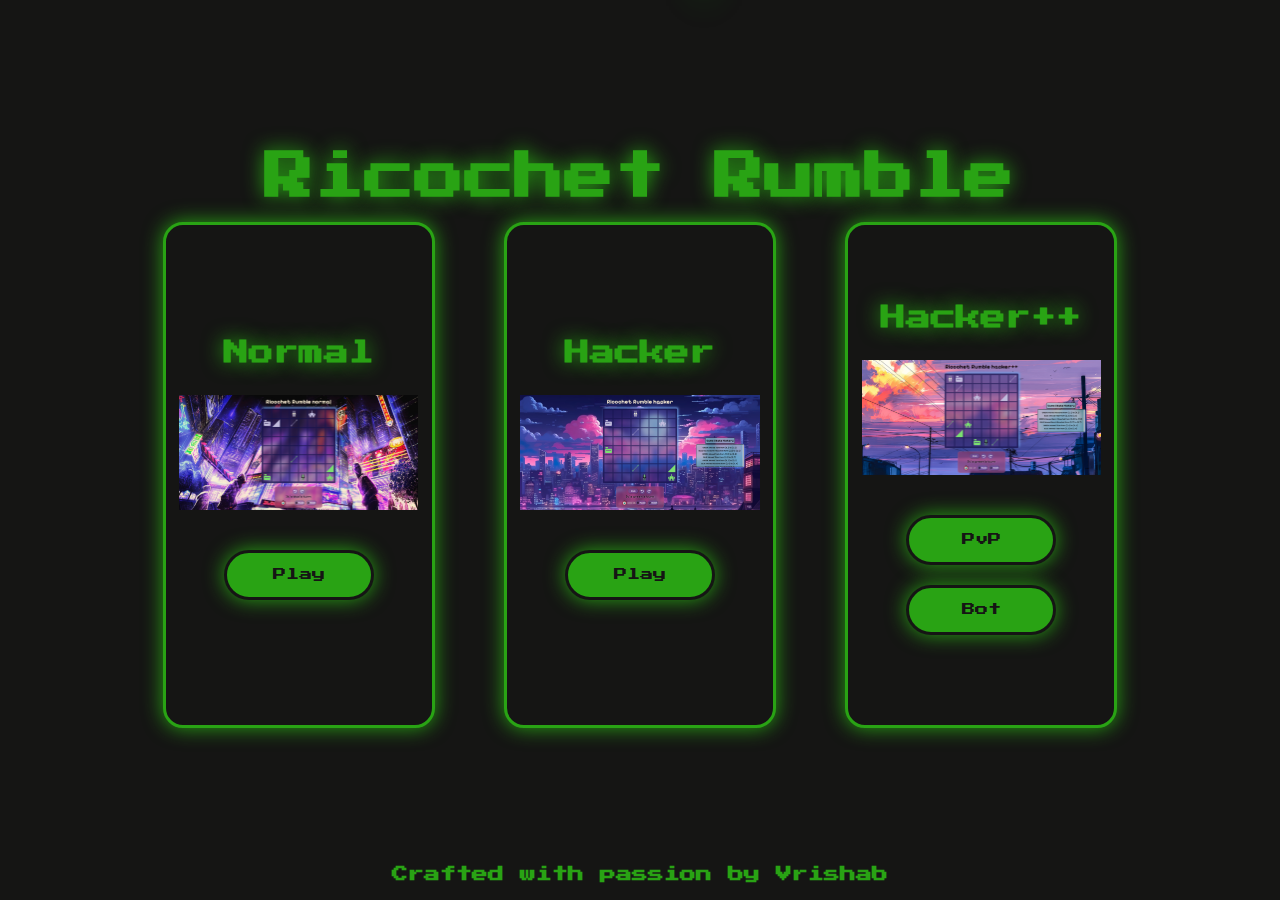
<file: index.html>
<!DOCTYPE html>
<html lang="en">

<head>
    <meta charset="UTF-8">
    <meta name="viewport" content="width=device-width, initial-scale=1.0">
    <title>Ricochet Rumble</title>
    <link rel="stylesheet" href="style.css">
</head>

<body class = "rain-container">
    <h1 id="title">Ricochet Rumble</h1>
    <div class="mode-container">
        <div class="modes" id="normal">
            <h2>Normal </h2>
            <img src="assets/Normal-Mode-home.png" alt="">
            <button class="play" onclick = "window.location.href='normal-mode.html'">Play</button>
        </div>
        <div class="modes" id="hacker">
            <h2>Hacker </h2>
            <img src="assets/Hacker-Mode-home.png" alt="">
            <button class="play" onclick = "window.location.href='hacker-mode.html'" >Play</button>
        </div>
        <div class="modes" id="hacker++">
            <h2>Hacker++ </h2>
            <img src="assets/HackerPlusPlus-Mode-home.png" alt="">
            <button class="play" onclick = "window.location.href='hackerplus.html'">PvP</button>
            <button class="play" onclick = "window.location.href='bot.html'">Bot</button>
        </div>
    </div>
    <footer>
        <h4>Crafted with passion by Vrishab</h4>
    </footer>

    <script src="script.js"></script>
</body>

</html>
</file>
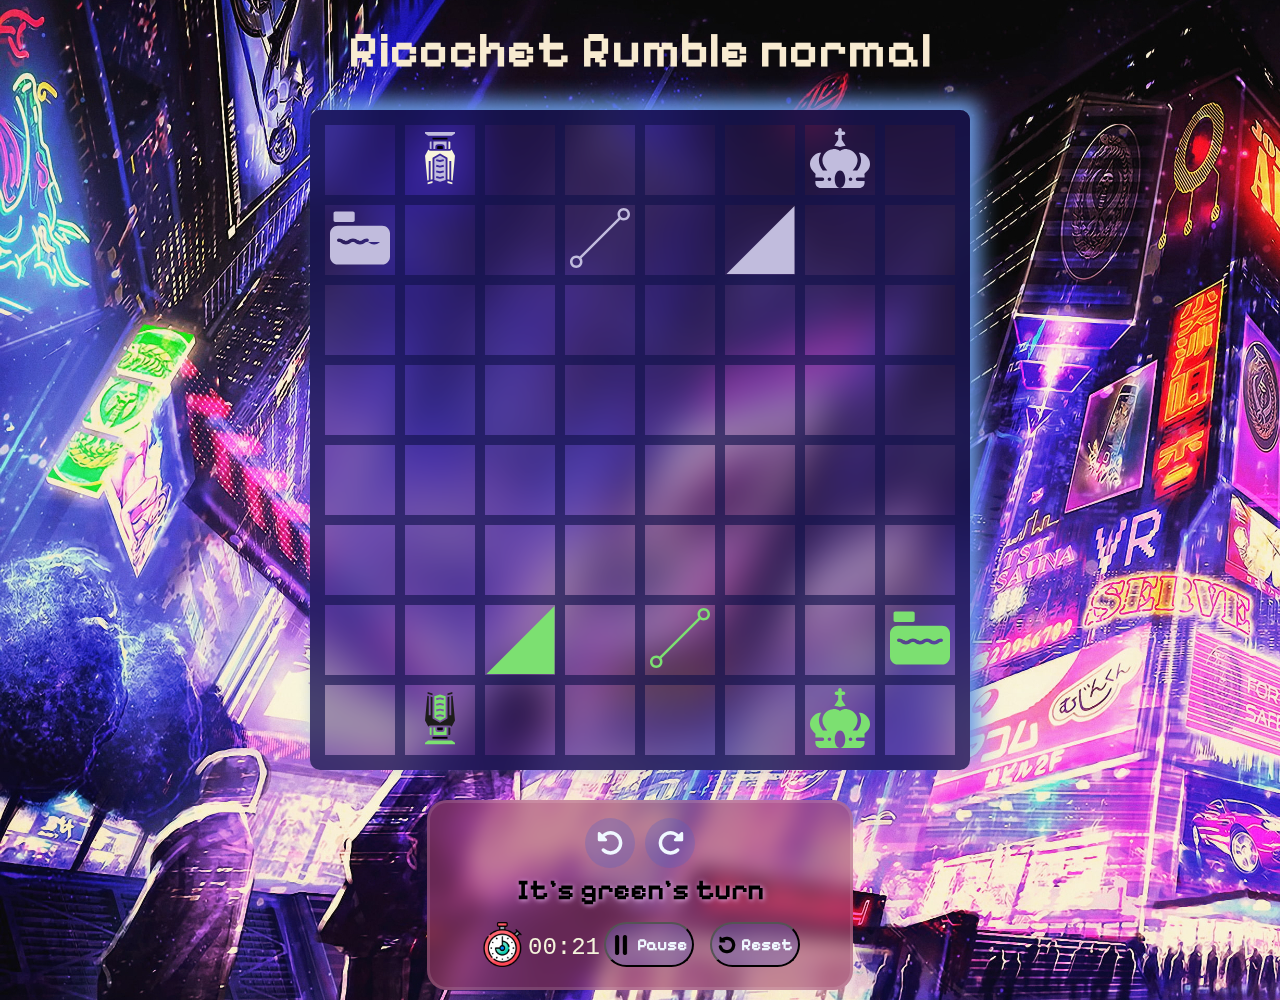
<file: normal-mode.html>
<!DOCTYPE html>
<html lang="en">

<head>
    <meta charset="UTF-8">
    <meta name="viewport" content="width=device-width, initial-scale=1.0">
    <title>Normal Mode</title>
    <link rel="stylesheet" href="https://cdnjs.cloudflare.com/ajax/libs/font-awesome/6.5.2/css/all.min.css">
    <link rel="stylesheet" href="normal-mode.css">
    <link rel="shortcut icon" href="assets/deltaLogoGreen.png" type="image/x-icon">
</head>

<body>
    <h1 id="title">Ricochet Rumble normal</h1>


    <div id="gameboard"></div>

    <div id="control-panel-parent">
        <div id="control-center">
            <div id="left-right">
                <button class="rotate-buttons" id="left"><i id="left-icon"" class=" fa-solid
                        fa-rotate-left"></i></button>
                <button class="rotate-buttons" id="right"><i id="right-icon"
                        class="fa-solid fa-rotate-right"></i></button>

            </div>

            <h2 id="whose-turn">It's <span id="turnspan">green's</span> turn</h2>
            <div id="control-center-child">
                <div id="timer-div"><img src="assets/stopwatch.png" alt=""><span id="timertext">00:21</span></div>
                <button id="pause"><img src="assets/pause-button.png" alt=""> Pause</button>
                <button id="reset"><img src="assets/reset-btn.png" alt="">Reset</button>
            </div>
        </div>
    </div>
    <div id="pause-popup">
        <div id="pause-inside-div">
            <h2>Game Paused</h2>
            <div>
                <button id="resume">Resume</button>
                <button class="quit" onclick = "window.location.href='index.html'">Quit</button>
            </div>

        </div>
    </div>
    <div id="winner-notice">
        <img src="assets/won.png" alt="" id="winner-img"">
        <h2 id="winner-text">Blue Won</h2>
        <div>
            <button id="play-again">Play Again</button>
            <button class="quit" onclick = "window.location.href='index.html'">Quit</button>
        </div>


    </div>

    <script src="pieces/pieces.js"></script>
    <script src="pieces/start-pieces.js"></script>
    <script src="script-for-normal-mode.js"></script>

</body>

</html>
</file>
<file: style.css>
@import url("https://fonts.googleapis.com/css2?family=Pixelify+Sans:wght@400..700&family=Poppins&family=Press+Start+2P&display=swap");

* {
  margin: 0;
  padding: 0;
  font-family: "Press Start 2P", system-ui;
  color: #29a314;
}

body {
  height: 100vh;
  width: 100%;
  display: flex;
  justify-content: center;
  align-items: center;
  flex-direction: column;
  background-color: #151514;
}

.mode-container {
  display: flex;
  justify-content: space-around;
  align-items: center;
  width: 80%;
  margin: 10px 0;
}

h1 {
  font-size: 50px;
  text-shadow: 0 0 20px #29a314;
}

h3 {
  font-size: 20px;
  text-shadow: 0 0 20px #29a314;
}

h2 {
  font-size: 25px;
  text-shadow: 0 0 20px #29a314;
}

.modes {
  width: 26%;
  height: 500px;
  display: flex;
  flex-direction: column;
  justify-content: center;
  align-items: center;
  border-radius: 20px;
  border: 3px #29a314 solid;
  box-shadow: 0 0 20px #29a314;
  min-width: 250px;
  margin: 10px;
  background-color: #151514;
}

.modes:hover {
  box-shadow: 0 0 20px #151514;
  scale: 1.1;
  transition: 0.5s;
}

img {
  width: 90%;
  margin: 30px 0;
}

h3 {
  margin: 100px 20px 40px;
}

button {
  background-color: #29a314;
  color: #151514;
  height: 50px;
  width: 150px;
  border-radius: 40px;
  border: 3px #151514 solid;
  box-shadow: 0 0 20px #29a314;
  margin: 10px;
}

button:hover {
  background-color: #151514;
  color: #29a314;
  border: 3px #29a314 solid;
  scale: 0.8;
  transition: 0.5s;
}

button:active {
  background-color: #29a314;
  color: #151514;
  border: 3px #151514 solid;
}

.rain-container {
  position: relative;
  overflow: hidden;
  z-index: -5;
}

.raindrop {
  position: absolute;
  bottom: 100%;
  width: 4px;
  background: #29a314;
  backdrop-filter: blur(10px);
  border-radius: 0 0 20px 20px;
  animation: fall linear infinite;
  border-radius: 0 0 20px 20px;
  z-index: -4;
  box-shadow: 0 0 40px #29a314;
}

@keyframes fall {
  to {
    transform: translateY(150vh);
  }
}

footer {
  position: absolute;
  bottom: 2%;
}
h4 {
  font-size: 1rem;
}

@media screen and (max-width: 450px) {
  html{
    overflow-x: scroll;
    overflow-y: scroll;
  }
  
  body {
    /* scale: .6; */
    height: auto; /* Ensure auto height */
    min-height: 100vh; /* Ensure minimum height */
    overflow-y: auto; /* Ensure body can scroll */
  }

  .mode-container {
    flex-direction: column;
    width: 90%;
  }

  h1 {
    margin-top: 30px;
    font-size: 21px;
    text-align: center;
    width: 100%;
  }

  h3 {
    font-size: 16px;
    margin: 20px 0;
  }

  h2 {
    margin-top: 20px;
    font-size: 20px;
    text-align: center;
  }

  .modes {
    width: 100%;
    height: auto; /* Ensure height adjusts */
    min-width: unset;
    min-height: unset;
    margin: 10px 0;
  }

  img {
    width: 80%;
    margin: 20px 0;
  }

  button {
    height: 40px;
    width: 120px;
  }

  footer {
    position: relative;
    bottom: 5%;
    text-align: center;
    font-size: 0.7rem;
    margin: 10px auto;
  }
}
</file>
<file: normal-mode.css>
@import url("https://fonts.googleapis.com/css2?family=Pixelify+Sans:wght@400..700&family=Poppins&display=swap");

* {
    margin: 0;
    padding: 0;
    font-family: "Pixelify Sans", sans-serif;

}

body {
    display: flex;
    justify-content: center;
    flex-direction: column;
    align-items: center;
    min-height: 100vh;
    width: 100%;
    background: url(assets/background2.jpg);
    background-size: cover;

}

h1 {
    font-size: 50px;
    margin-bottom: 10px;
    color: #F8EBD1;
    margin-top: 20px;
}

#control-center {
    display: flex;
    flex-direction: column;
    align-items: center;
    margin-right: 20px;
    /* Adjust as needed */
    align-items: center;
    width: 400px;
    justify-content: space-around;
    background-color: #9d3b6692;
    padding: 10px;
    border: 3px rgba(255, 255, 255, 0.122) solid;
    border-radius: 20px;
    margin: 10px;
    backdrop-filter: blur(10px);
}

#control-center-child {
    display: flex;
    justify-content: space-between;
    align-items: center;
    width: 80%;
    margin-top: 15px;
    margin-bottom: 10px;
}

#timer-div img {
    height: 45px;
}

button img {
    height: 20px;
}

button {
    height: 45px;
    width: 90px;
    display: flex;
    justify-content: space-between;
    padding-left: 5px;
    padding-right: 5px;
    border-radius: 30px;
    align-items: center;
    font-size: 17px;
    background-color: #545fc04e;
    color: aliceblue;
    font-weight: 800;
}

button:hover {
    cursor: pointer;
    box-shadow: 0 0 20px rgba(205, 220, 255, 0.459);
}

button:active {
    opacity: 2;
}

#timer-div {
    display: flex;
    justify-content: center;
    align-items: center;
    font-size: 1.5rem;
    color: beige;
    margin-right: 5px;
}

#gameboard {
    box-sizing: border-box;
    width: 660px;
    height: 660px;
    background-color: #2c1a6869;
    backdrop-filter: blur(20px);
    margin: 20px;
    border: 10px rgba(18, 17, 74, 0.618) solid;
    box-shadow: 10px -10px 20px rgba(108, 157, 231, 0.982);
    /* border-radius: 15px; */
    display: flex;
    flex-wrap: wrap;
    border-radius: 10px;
}

.square {
    box-sizing: border-box;
    height: 80px;
    width: 80px;
    border: 5px solid rgba(18, 17, 74, 0.618);
    /* Use solid border to avoid anti-aliasing */
    justify-content: center;
    align-items: center;
    display: flex;
    position: relative;
    z-index: 5;
    transition: 0.1s;
}


.square svg {
    height: 60px;
    width: 60px;
    background: transparent;
    position: relative;
    z-index: -5;
}

.pieces {
    z-index: 1;
}

path {
    z-index: -7;
    position: relative;
}

.dummy {
    background-color: #3c8119;
}

#whose-turn {
    text-align: center;
    font-size: 1.8em;
    text-shadow: 1px 1px 5px rgb(227, 176, 234);
    /* Adjust as needed */
}

#left-right {
    display: flex;

}

#left-right button {
    display: flex;
    align-items: center;
    justify-content: center;
    margin: 5px;

}

.rotate-buttons {
    width: 50px;
    height: 50px;
    border-radius: 50%;
    border: 2px solid black;

}

i {
    font-size: 27px;
}

button:disabled {
    outline: 0;
    box-shadow: 0;
    border: 0;
}

#timertext {
    width: 50px;
    font-family: 'Courier New', Courier, monospace;
    margin: 5px 5px 0 3px;
    font-size: 1em;
}

.rotate-buttons:disabled:hover {
    box-shadow: 0;
    cursor: no-drop;
}

#semiRicochet svg {
    display: flex;
    justify-content: center;
    align-items: center;
    height: 68px;
    width: 69px;
}

.square .bullet svg {
    height: 18px;
    width: 18px;
}

.bullet {
    position: absolute;

}

#pause-popup {
    height: 100vh;
    width: 100%;
    background-color: #0000007d;
    position: absolute;
    visibility: hidden;
    transition: 0.1s;
}

#pause-inside-div {
    position: absolute;
    top: 50%;
    left: 50%;
    transform: translate(-50%, -50%);
    height: 150px;
    width: 300px;
    background-color: rgba(216, 230, 230, 0.985);
    display: flex;
    flex-direction: column;
    justify-content: space-around;
    align-items: center;
    border-radius: 30px;
    backdrop-filter: blur(20px);
}

#pause-inside-div h2 {
    margin-top: 20px;
}

#pause-inside-div div {
    width: 250px;
    display: flex;
    justify-content: space-around;
    align-items: center;
}

#pause-inside-div div button {
    display: flex;
    justify-content: center;
    align-items: center;
    color: black;
    font-weight: 900;
    border-radius: 50px;
    margin-bottom: 18px;
}

#pause-inside-div div button:hover {
    box-shadow: 3px 3px 3px rgba(0, 0, 0, 0.524);
}

#pause-inside-div div button:active {
    opacity: .5;
}

#winner-notice {
    height: 200px;
    width: 300px;
    background-color: aliceblue;
    position: absolute;
    top: 50%;
    bottom: 50%;
    transform: translate(0, -50%);
    display: flex;
    flex-direction: column;
    justify-content: space-evenly;
    align-items: center;
    border-radius: 40px;
    visibility: hidden;
}

#winner-notice div {
    display: flex;
    justify-content: space-around;
    align-items: center;
    width: 75%;
}

#winner-notice div button {
    display: flex;
    justify-content: center;
    align-items: center;
    color: black;
    font-weight: 900;
    border-radius: 50px;
    margin-bottom: 18px;
}

#winner-img {
    width: 75px;
    height: 75px;

}

@media screen and (max-width: 450px) {
    body {
        display: flex;
        flex-direction: column;
        align-items: center;
        width: 100%;
        height: 100vh;
    }

    h1 {
        text-align: center;
        font-size: 25px;
    }

    #gameboard {
        box-sizing: border-box;
        width: 330px;
        height: 330px;
        background-color: #2c1a6869;
        backdrop-filter: blur(30px);
        margin: 10px;
        border: 5px rgba(18, 17, 74, 0.618) solid;
        box-shadow: 10px 10px 20px rgba(108, 157, 231, 0.982);
        border-radius: 15px;
        display: flex;
        flex-wrap: wrap;
        border-radius: 5px;
    }

    .square {
        box-sizing: border-box;
        height: 40px;
        width: 40px;
        border: 2.5px solid rgba(18, 17, 74, 0.618);
        justify-content: center;
        align-items: center;
        display: flex;
        position: relative;
        z-index: 5;

    }

    .square svg {
        height: 30px;
        width: 30px;
        background: transparent;
        position: relative;
        z-index: -5;
    }

    #semiRicochet svg {
        display: flex;
        justify-content: center;
        align-items: center;
        height: 34px;
        width: 34.5px;
    }

    .square .bullet svg {
        height: 10px;
        width: 10px;
    }

    #control-panel-parent {
        width: 100%;
        display: flex;
        justify-content: center;
        align-items: center;

    }

    #timertext {
        font-size: .7em;
    }

    #winner-notice {
        scale: .7;
    }

    #control-center {
        scale: .8;
    }
    html{
        overflow-x: scroll;
        overflow-y: scroll;
      }
}
</file>
